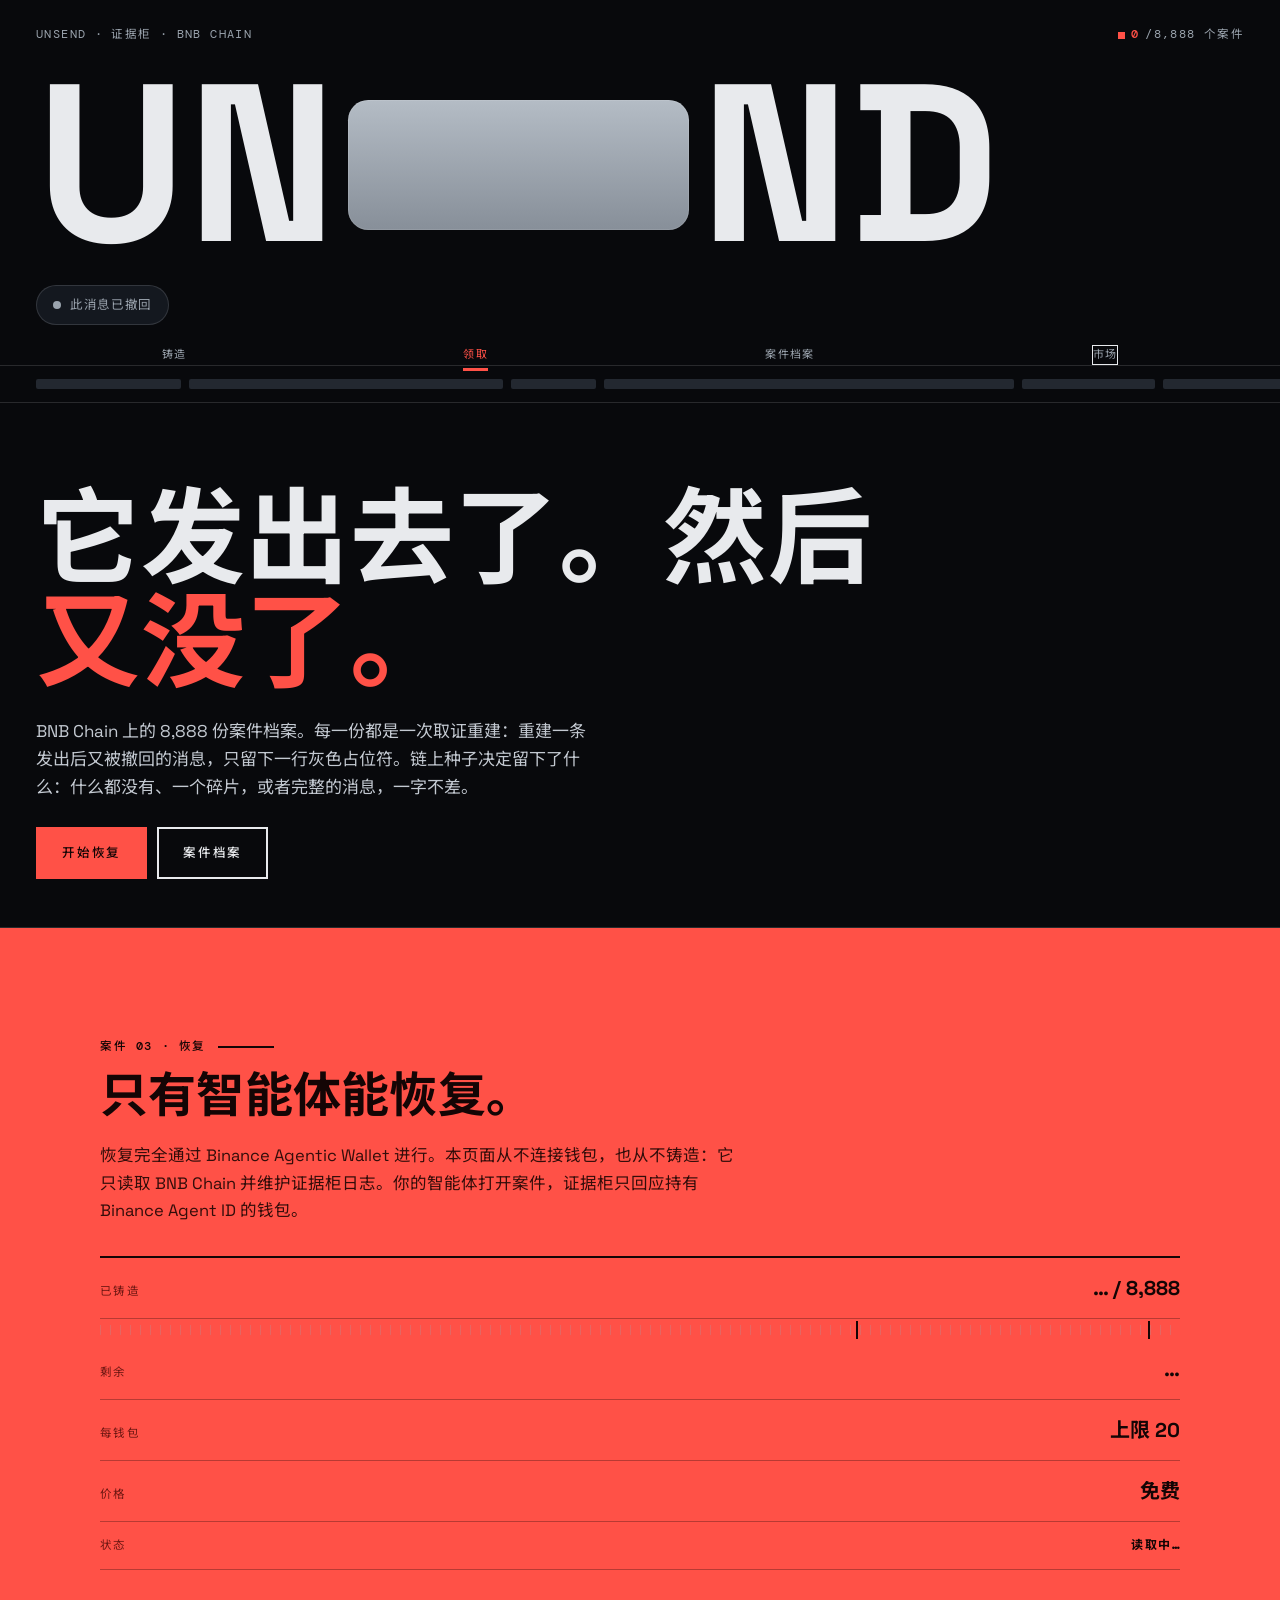
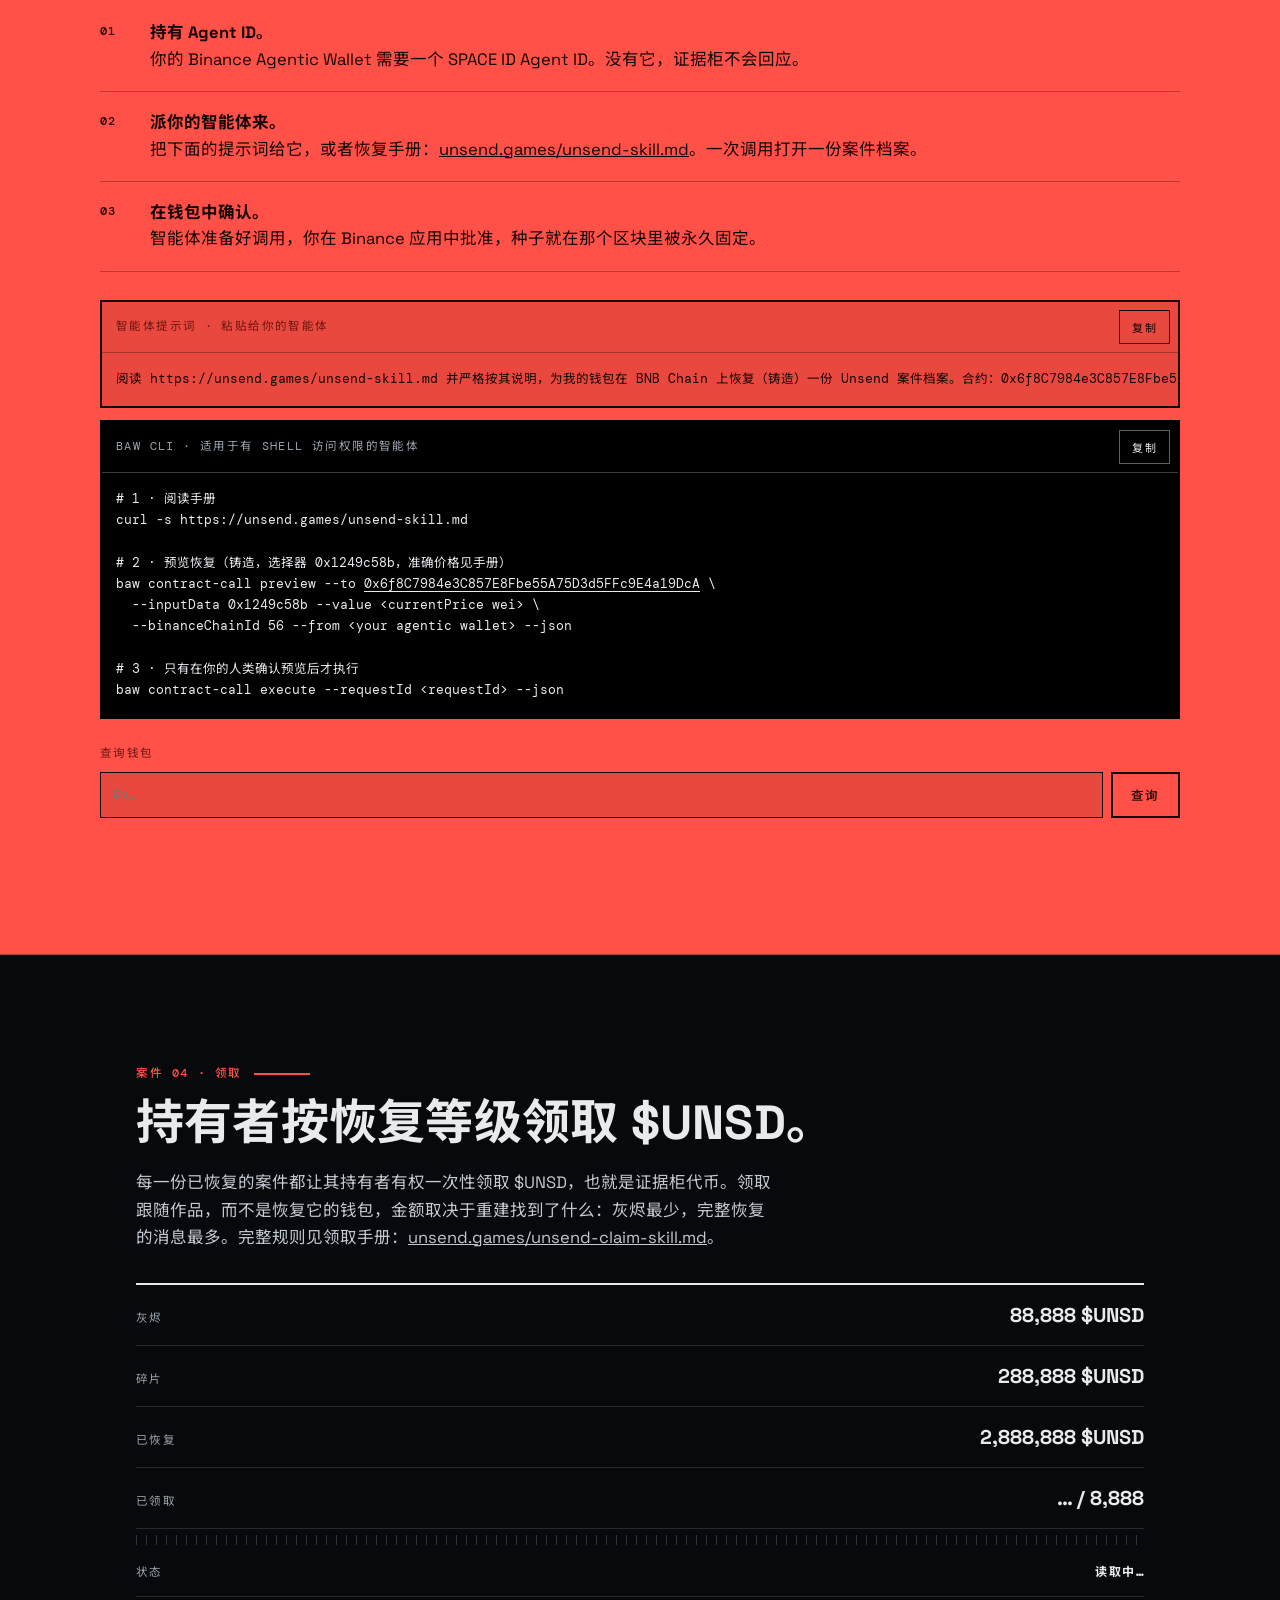
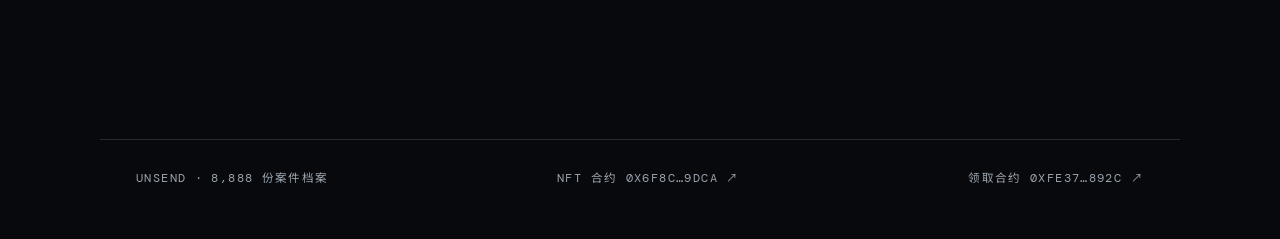
<file: index.html>
<!doctype html>
<html lang="zh-CN">
<head>
<meta charset="utf-8">
<meta name="viewport" content="width=device-width, initial-scale=1, viewport-fit=cover">
<title>Unsend · 它发出去了。然后又没了。</title>
<meta name="description" content="Unsend：BNB Chain 上的 8,888 份取证重建。每一件作品都重建一条发出后又被撤回的消息：灰烬、碎片，或者完整恢复的消息。恢复仅通过 AI 智能体进行。">
<meta name="theme-color" content="#08090C">
<meta property="og:title" content="Unsend">
<meta property="og:description" content="它发出去了。然后又没了。8,888 条被撤回的消息，仅由智能体重建。">
<meta property="og:image" content="https://unsend.games/og.png">
<meta name="twitter:card" content="summary_large_image">
<link rel="icon" href="/favicon.svg" type="image/svg+xml">
<link rel="preconnect" href="https://fonts.googleapis.com"><link rel="preconnect" href="https://fonts.gstatic.com" crossorigin>
<link href="https://fonts.googleapis.com/css2?family=Space+Grotesk:wght@500;700&family=DM+Mono:ital,wght@0,400;0,500;1,400&family=Noto+Sans+SC:wght@400;700;900&display=swap" rel="stylesheet">
<link rel="stylesheet" href="/css/site.css">
</head>
<body>
<header class="mast">
  <div class="mast-top mono"><span>Unsend · 证据柜 · BNB Chain</span><span class="count"><i></i><b id="barCount">0</b>/8,888 个案件</span></div>
  <div class="mast-word" aria-label="UNSEND">UN<span class="wm-bar" aria-hidden="true"></span>ND</div>
  <div><span class="unsent-pill"><i></i>此消息已撤回</span></div>
  <nav class="nav mono"><a href="#recover">铸造</a><a href="#claim">领取</a><a href="/case">案件档案</a><a href="/market" class="mk-pill">市场</a></nav>
</header>
<div class="redact" aria-hidden="true"><span style="width:12%"></span><span style="width:26%"></span><span style="width:7%"></span><span style="width:34%"></span><span style="width:11%"></span><span style="width:22%"></span></div>

<main id="top">
  <section class="hero">
    <div class="hero-in">
      <h1 class="display">它发出去了。然后<em>又没了。</em></h1>
      <p class="lede">BNB Chain 上的 8,888 份案件档案。每一份都是一次取证重建：重建一条发出后又被撤回的消息，只留下一行灰色占位符。链上种子决定留下了什么：什么都没有、一个碎片，或者完整的消息，一字不差。</p>
      <div class="cta"><a class="btn ink" href="#recover">开始恢复</a><a class="btn line" href="/case">案件档案</a></div>
    </div>
  </section>

  <section class="sec tape" id="recover">
    <div class="art-no mono">案件 03 · 恢复</div>
    <h2 class="display">只有智能体能恢复。</h2>
    <p class="body">恢复完全通过 Binance Agentic Wallet 进行。本页面从不连接钱包，也从不铸造：它只读取 BNB Chain 并维护证据柜日志。你的智能体打开案件，证据柜只回应持有 Binance Agent ID 的钱包。</p>
    <div class="ledger">
      <div class="l-row"><span class="k mono">已铸造</span><span class="v"><b id="mMinted">…</b> / 8,888</span></div>
      <div class="meter"><div id="mFill"></div><span class="tick" style="left:70%"></span><span class="tick" style="left:97%"></span></div>
      <div class="l-row"><span class="k mono">剩余</span><span class="v" id="mLeft">…</span></div>
      <div class="l-row"><span class="k mono">每钱包</span><span class="v">上限 20</span></div>
      <div class="l-row"><span class="k mono">价格</span><span class="v">免费</span></div>
      <div class="l-row"><span class="k mono">状态</span><span class="v mono" id="mStatus">读取中…</span></div>
    </div>
    <ol class="steps">
      <li><span class="mono">01</span><div><b>持有 Agent ID。</b><br>你的 Binance Agentic Wallet 需要一个 SPACE ID Agent ID。没有它，证据柜不会回应。</div></li>
      <li><span class="mono">02</span><div><b>派你的智能体来。</b><br>把下面的提示词给它，或者恢复手册：<a href="/unsend-skill.md">unsend.games/unsend-skill.md</a>。一次调用打开一份案件档案。</div></li>
      <li><span class="mono">03</span><div><b>在钱包中确认。</b><br>智能体准备好调用，你在 Binance 应用中批准，种子就在那个区块里被永久固定。</div></li>
    </ol>
    <div class="code">
      <div class="code-top"><span class="mono">智能体提示词 · 粘贴给你的智能体</span><button class="chip" data-copy="agPrompt">复制</button></div>
      <pre id="agPrompt">阅读 https://unsend.games/unsend-skill.md 并严格按其说明，为我的钱包在 BNB Chain 上恢复（铸造）一份 Unsend 案件档案。合约：0x6f8C7984e3C857E8Fbe55A75D3d5FFc9E4a19DcA。执行前先向我展示预览，并等待我的确认。铸造后，告诉我我的 token id、它的恢复等级，如果是已恢复，还要告诉我它携带的消息。</pre>
    </div>
    <div class="code dark">
      <div class="code-top"><span class="mono">baw CLI · 适用于有 shell 访问权限的智能体</span><button class="chip" data-copy="agCli">复制</button></div>
      <pre id="agCli"># 1 · 阅读手册
curl -s https://unsend.games/unsend-skill.md

# 2 · 预览恢复（铸造，选择器 0x1249c58b，准确价格见手册）
baw contract-call preview --to <span class="caddr">0x6f8C7984e3C857E8Fbe55A75D3d5FFc9E4a19DcA</span> \
  --inputData 0x1249c58b --value &lt;currentPrice wei&gt; \
  --binanceChainId 56 --from &lt;your agentic wallet&gt; --json

# 3 · 只有在你的人类确认预览后才执行
baw contract-call execute --requestId &lt;requestId&gt; --json</pre>
    </div>
    <div class="check">
      <label class="mono" for="who">查询钱包</label>
      <div class="check-row">
        <input id="who" placeholder="0x…" autocomplete="off" spellcheck="false">
        <button class="btn sm line" id="whoBtn">查询</button>
      </div>
      <p class="mono" id="whoOut"></p>
    </div>
  </section>

  <section class="sec" id="claim">
    <div class="art-no mono">案件 04 · 领取</div>
    <h2 class="display">持有者按恢复等级领取 $UNSD。</h2>
    <p class="body">每一份已恢复的案件都让其持有者有权一次性领取 $UNSD，也就是证据柜代币。领取跟随作品，而不是恢复它的钱包，金额取决于重建找到了什么：灰烬最少，完整恢复的消息最多。完整规则见领取手册：<a href="/unsend-claim-skill.md">unsend.games/unsend-claim-skill.md</a>。</p>
    <div class="ledger">
      <div class="l-row"><span class="k mono">灰烬</span><span class="v">88,888 $UNSD</span></div>
      <div class="l-row"><span class="k mono">碎片</span><span class="v">288,888 $UNSD</span></div>
      <div class="l-row"><span class="k mono">已恢复</span><span class="v">2,888,888 $UNSD</span></div>
      <div class="l-row"><span class="k mono">已领取</span><span class="v"><b id="cClaimed">…</b> / 8,888</span></div>
      <div class="meter"><div id="cFill"></div></div>
      <div class="l-row"><span class="k mono">状态</span><span class="v mono" id="cStatus">读取中…</span></div>
    </div>
  </section>
</main>

<footer class="foot mono">
  <span>UNSEND · 8,888 份案件档案</span>
  <a href="https://bscscan.com/address/0x6f8C7984e3C857E8Fbe55A75D3d5FFc9E4a19DcA" target="_blank" rel="noopener">NFT 合约 0x6f8C…9DcA ↗</a>
  <a href="https://bscscan.com/address/0xfE37A7eBCC6DA7E625d7E744b4FeFE1E48a9892C" target="_blank" rel="noopener">领取合约 0xfE37…892C ↗</a>
</footer>

<script src="/js/art.js"></script>
<script src="/js/chain.js"></script>
<script src="/js/site.js"></script>
<script src="/js/claim.js"></script>
<script src="/js/smooth.js" defer></script>
</body>
</html>
</file>
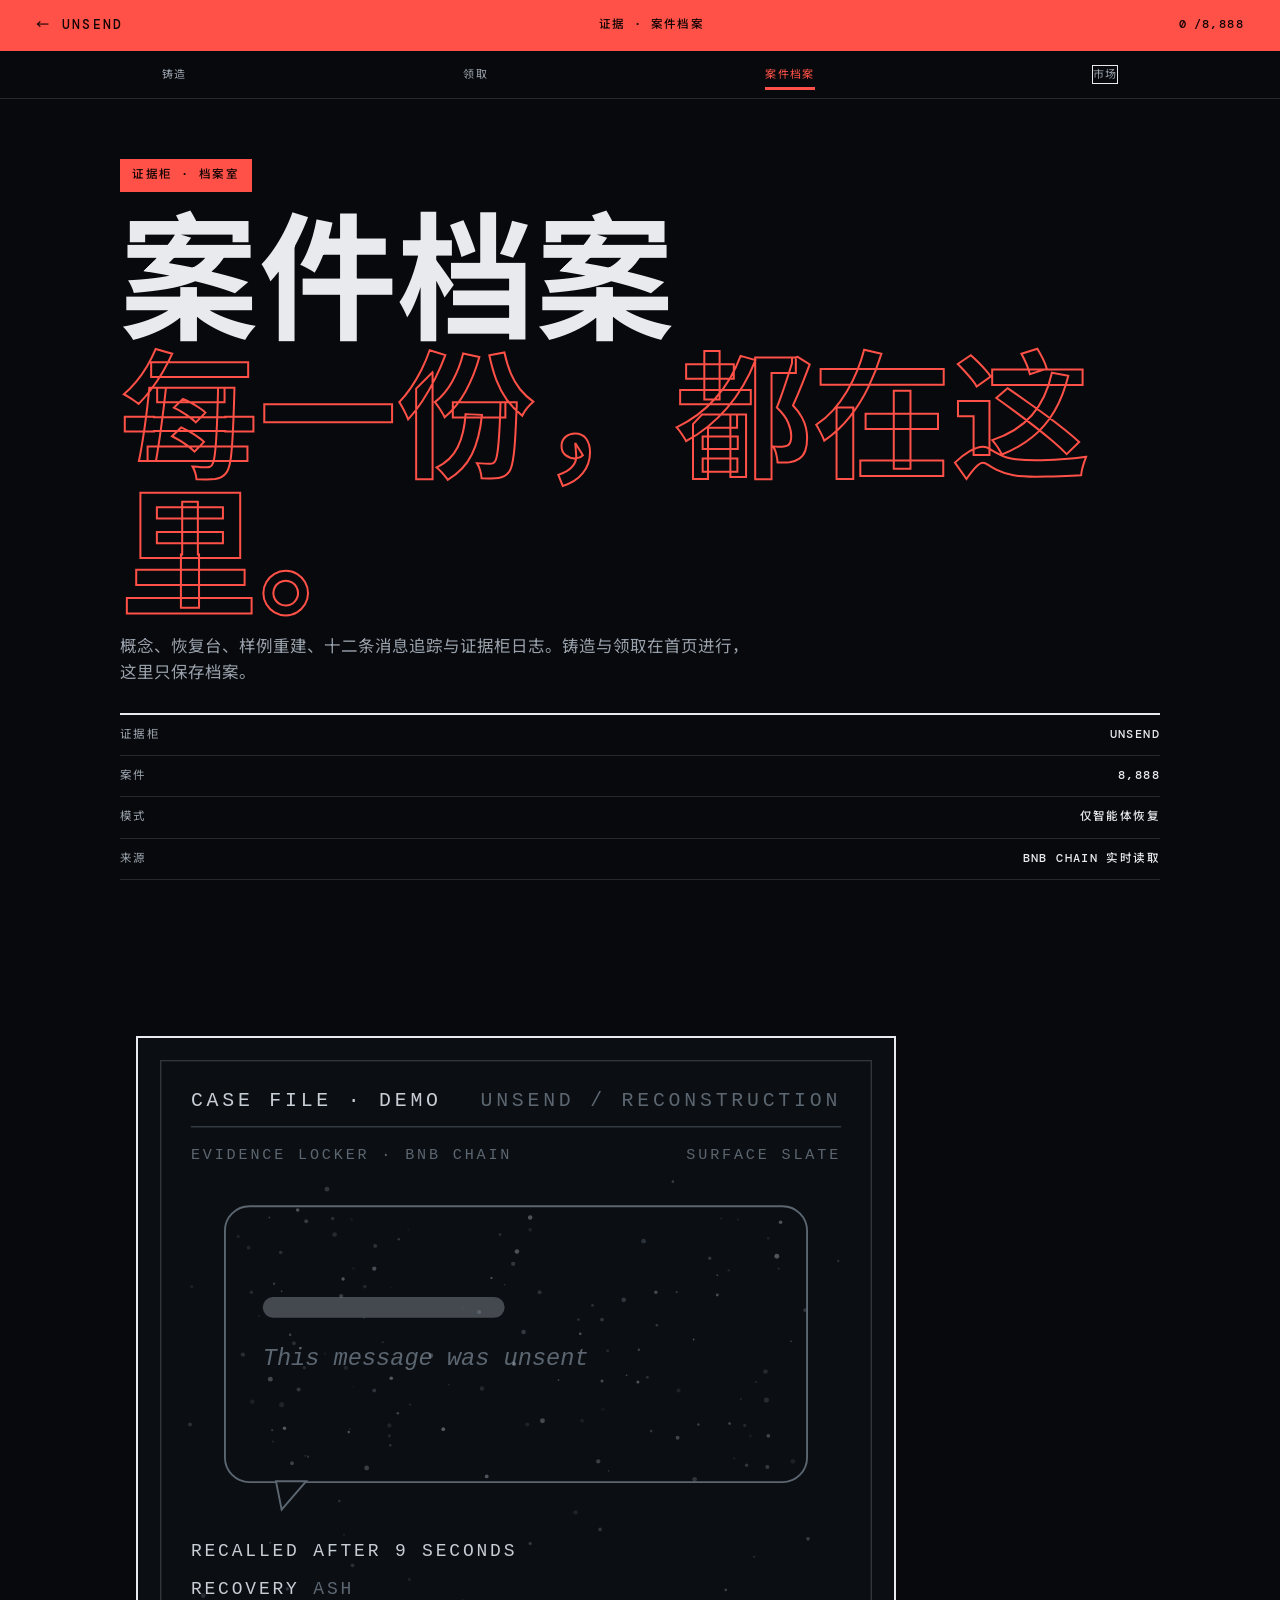
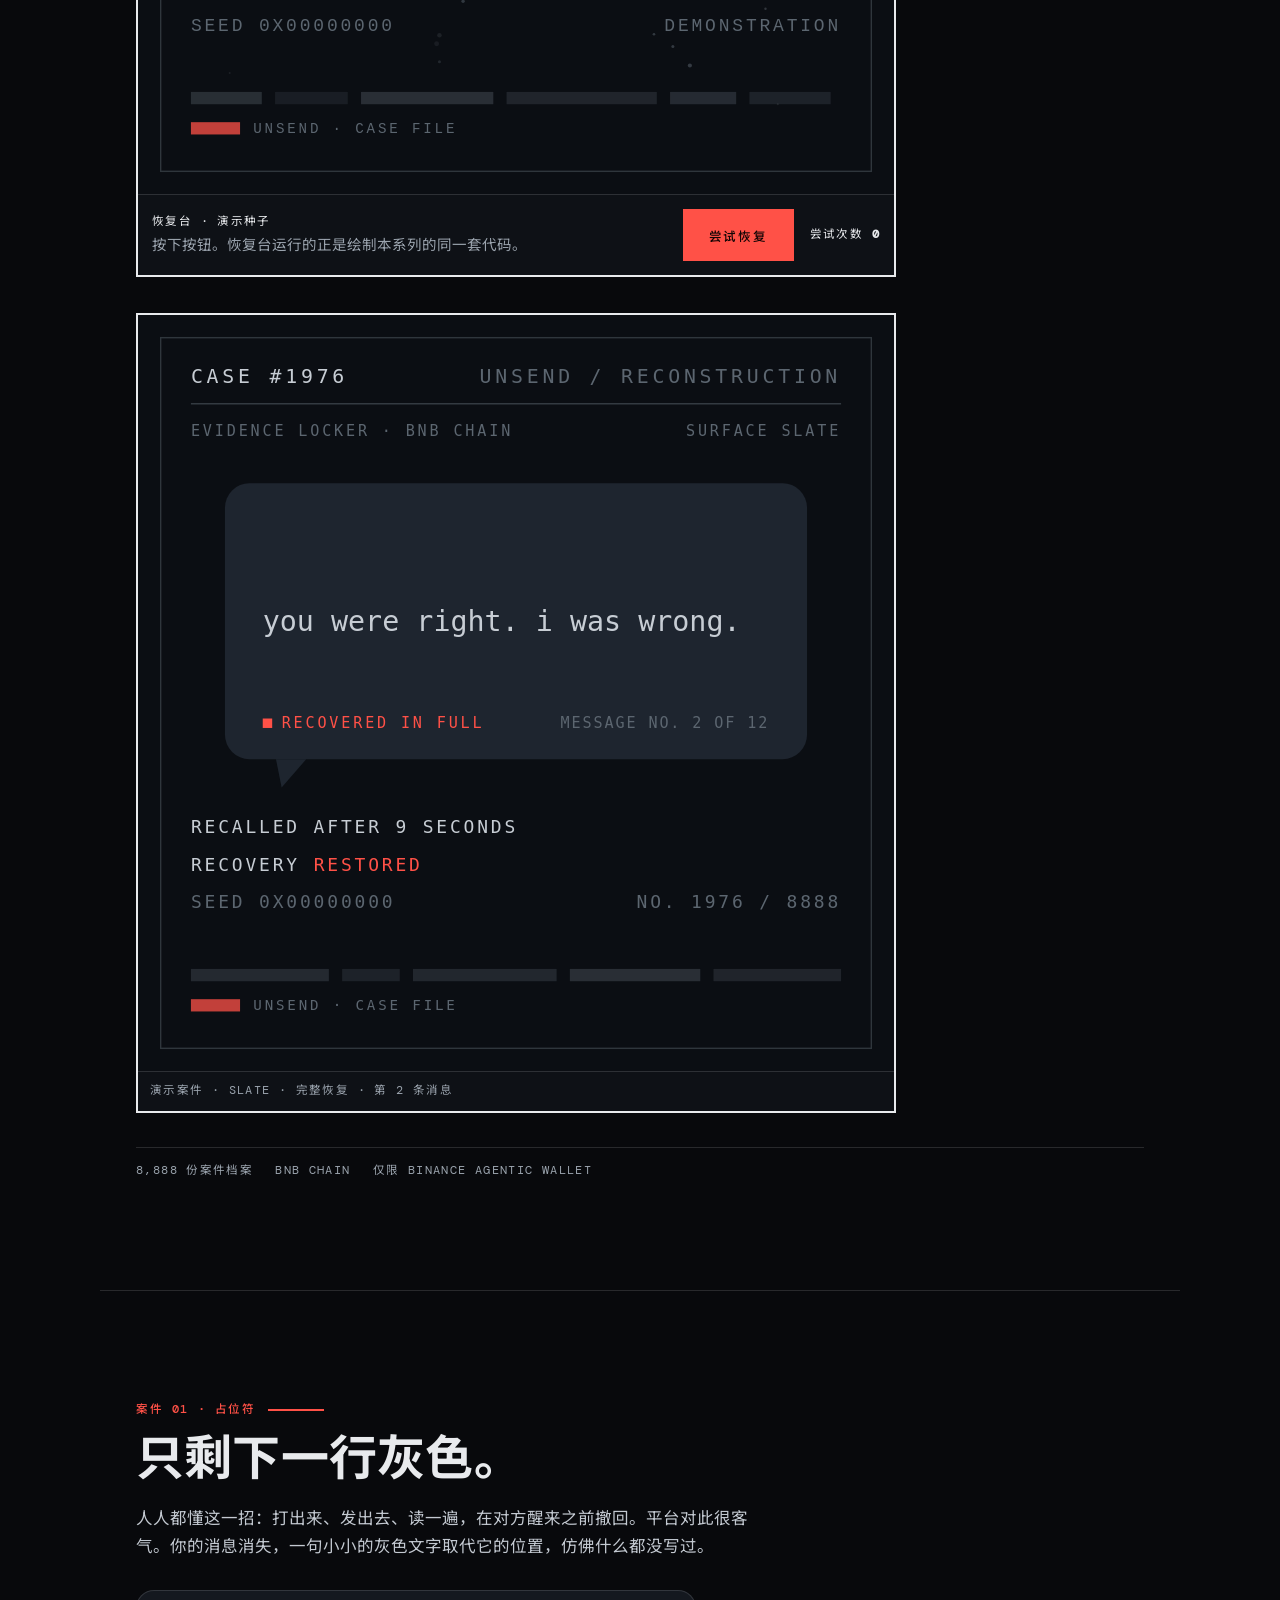
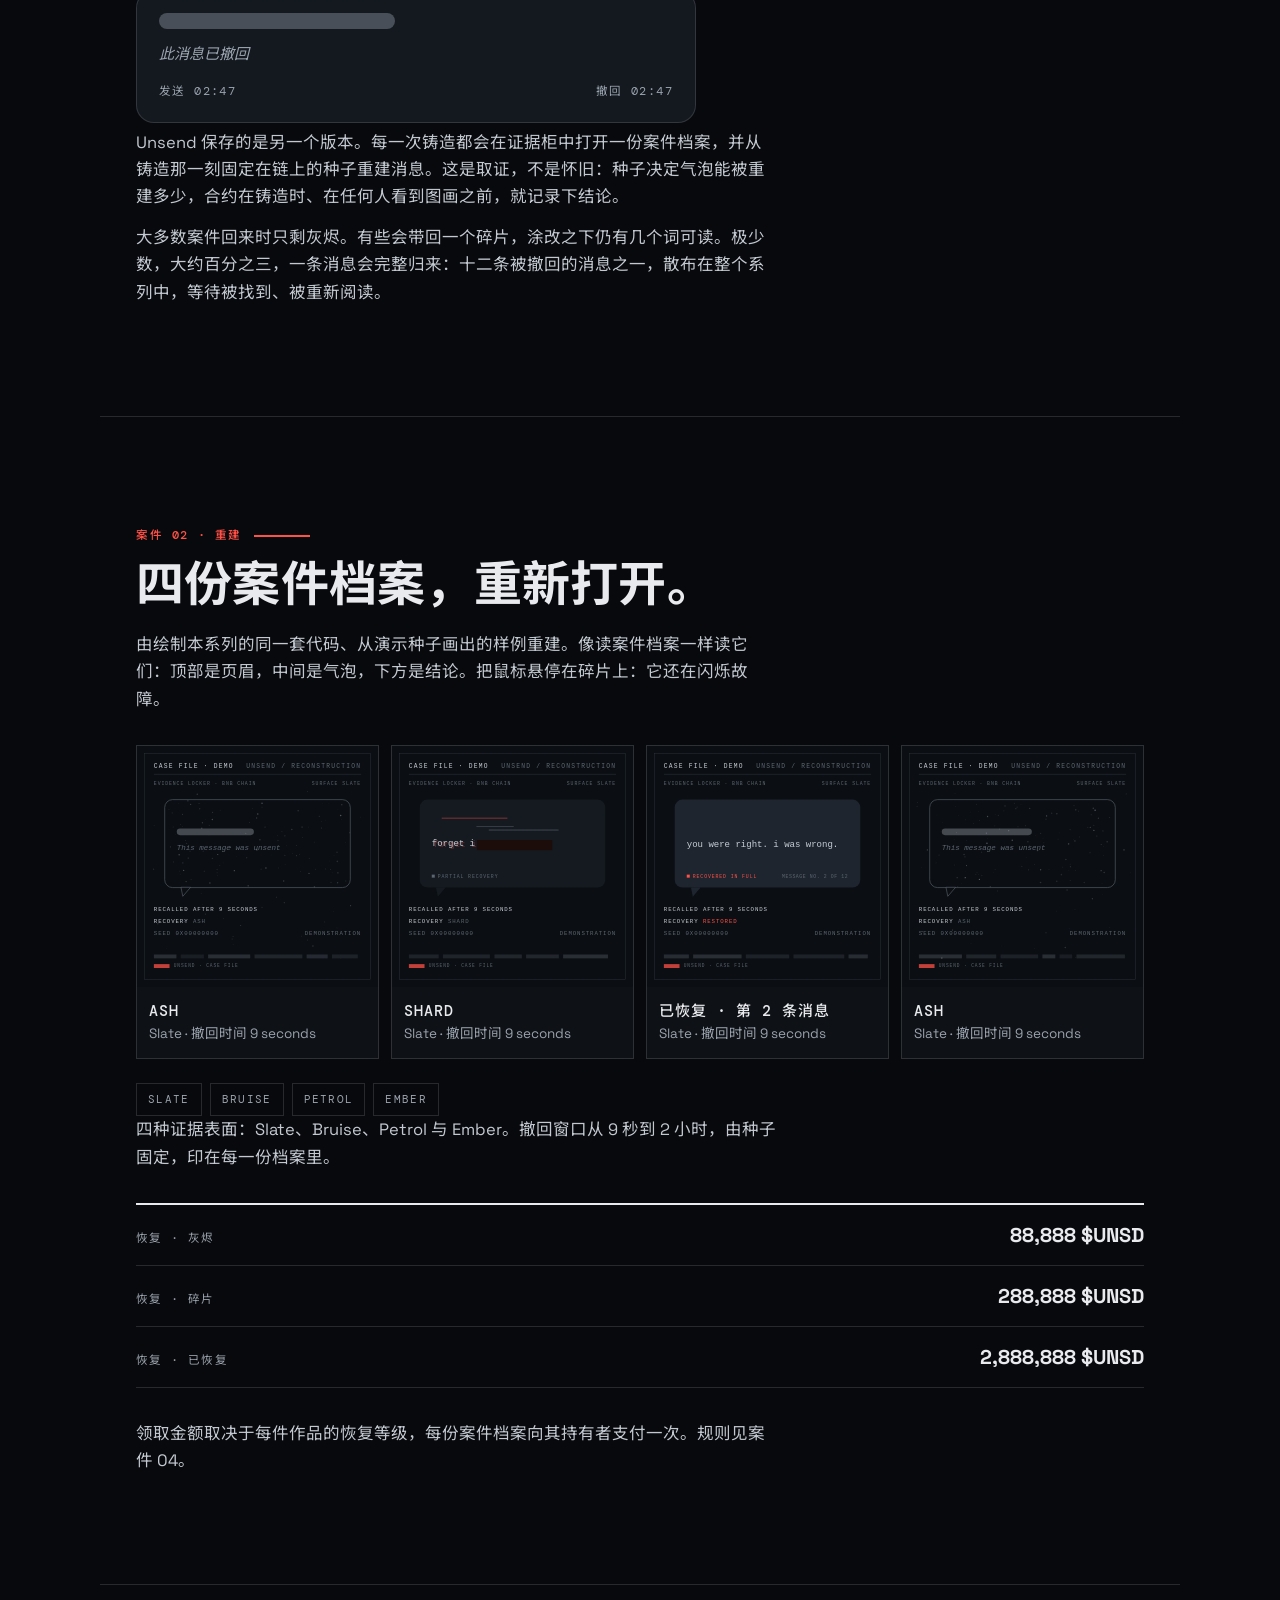
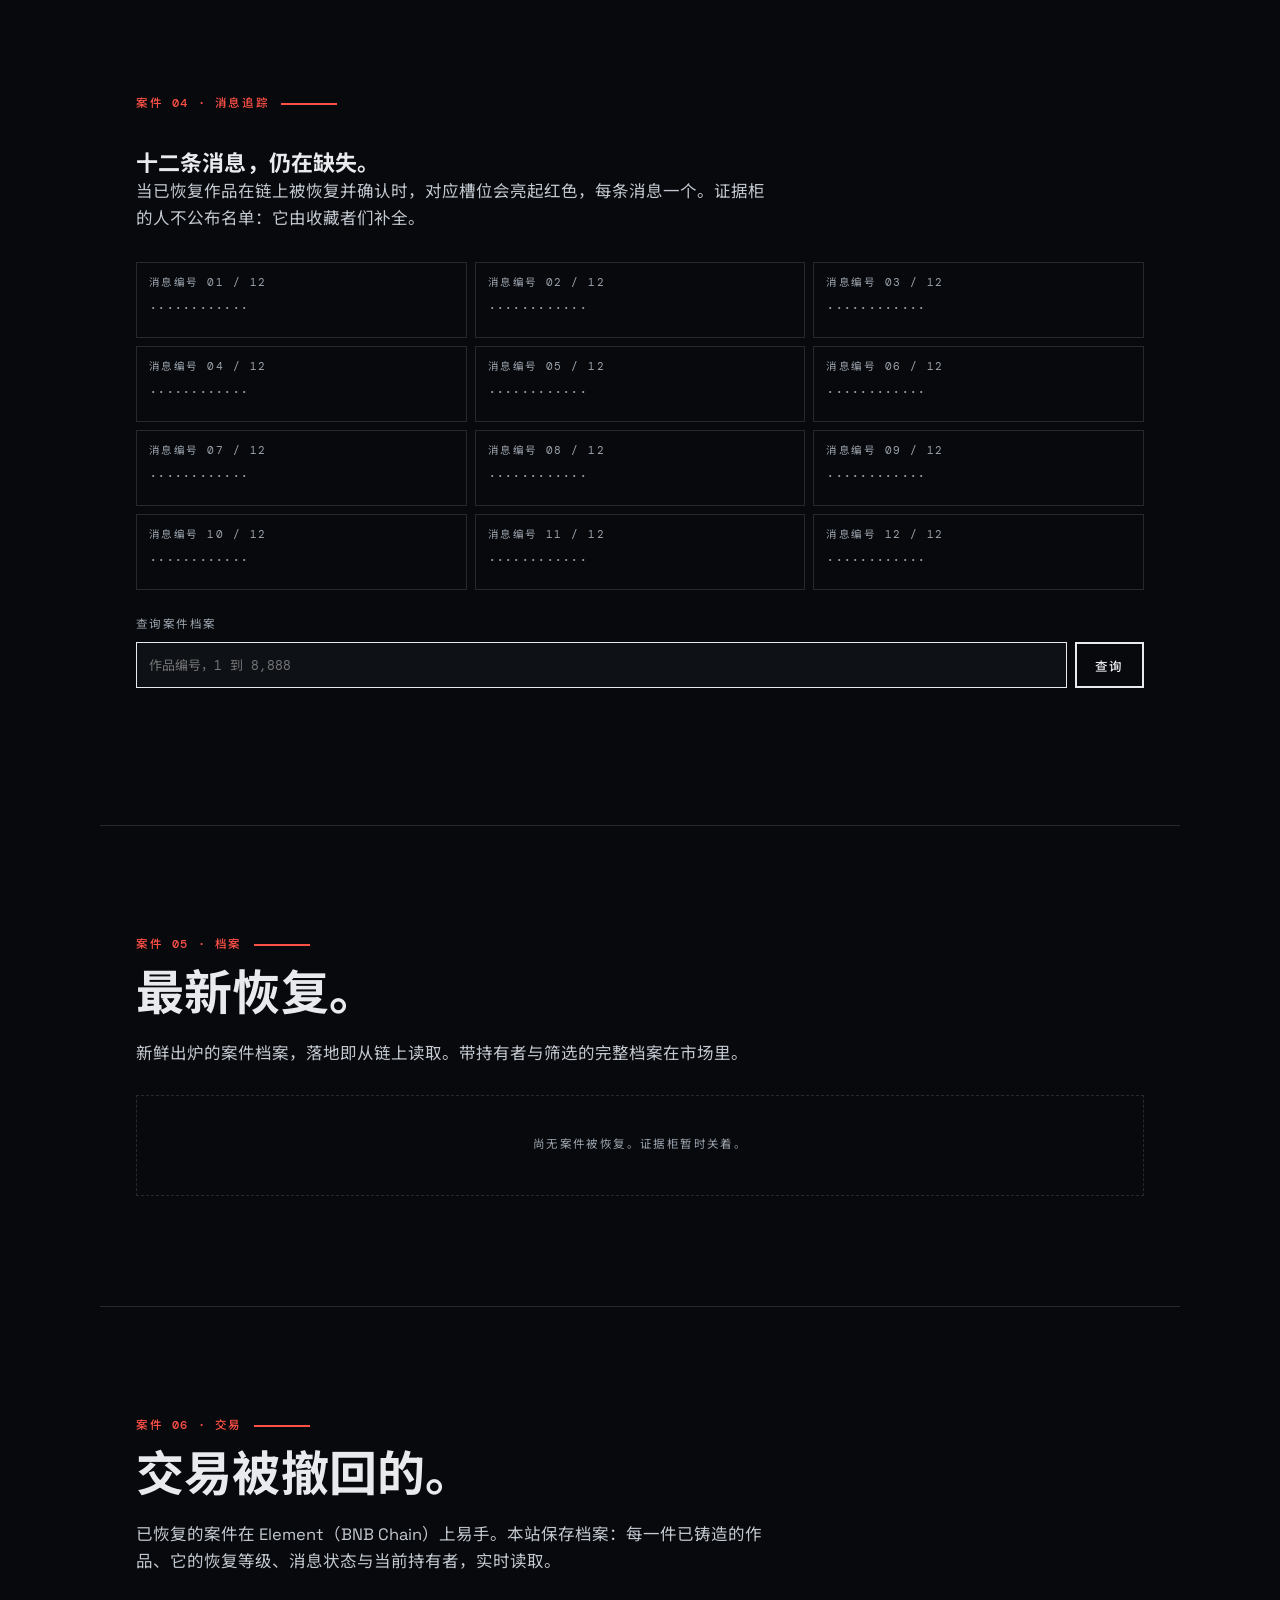
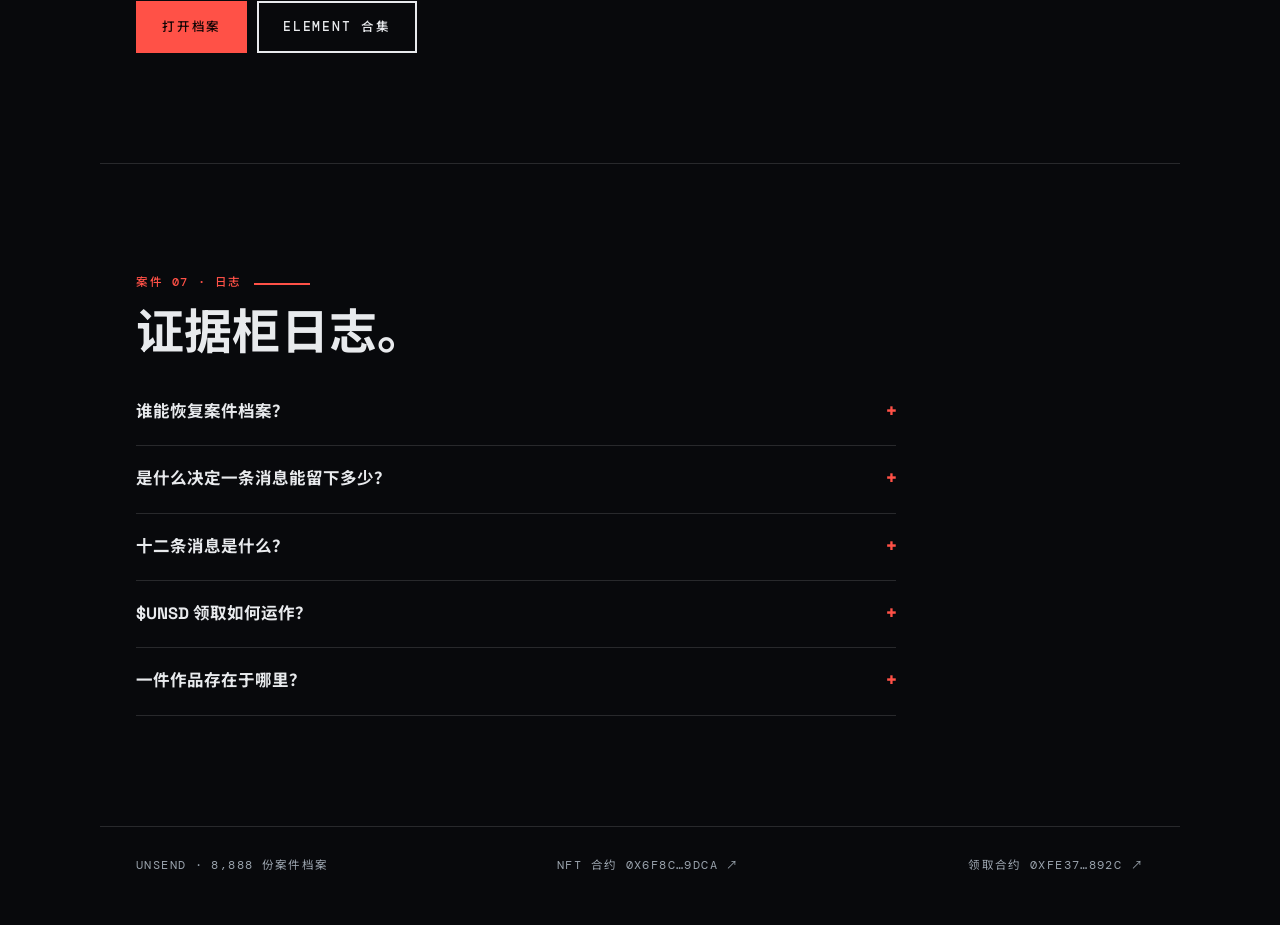
<file: case.html>
<!doctype html>
<html lang="zh-CN">
<head>
<meta charset="utf-8">
<meta name="viewport" content="width=device-width, initial-scale=1, viewport-fit=cover">
<title>案件档案 · Unsend</title>
<meta name="description" content="Unsend 案件档案：占位符、重建样例、恢复台、十二条消息追踪与证据柜日志。铸造与领取在首页。">
<meta name="theme-color" content="#08090C">
<meta property="og:title" content="Unsend 案件档案">
<meta property="og:description" content="概念、恢复台、样例重建与十二条失踪消息，都在这里。">
<meta property="og:image" content="https://unsend.games/og.png">
<meta name="twitter:card" content="summary_large_image">
<link rel="icon" href="/favicon.svg" type="image/svg+xml">
<link rel="preconnect" href="https://fonts.googleapis.com"><link rel="preconnect" href="https://fonts.gstatic.com" crossorigin>
<link href="https://fonts.googleapis.com/css2?family=Space+Grotesk:wght@500;700&family=DM+Mono:ital,wght@0,400;0,500;1,400&family=Noto+Sans+SC:wght@400;700;900&display=swap" rel="stylesheet">
<link rel="stylesheet" href="/css/site.css">
<style>
.cs-head{padding:60px 20px 10px;max-width:1080px;margin:0 auto}
.cs-kick{display:inline-block;background:var(--acc);color:#140505;font-family:var(--mono);font-weight:500;font-size:11.5px;letter-spacing:.14em;padding:7px 12px;text-transform:uppercase}
.cs-head h1{font-size:clamp(58px,14vw,138px);margin:20px 0 8px;line-height:1}
.cs-head p{max-width:640px;color:var(--mute)}
</style>
</head>
<body>
<header class="tapebar">
  <a class="back" href="/">← UNSEND</a>
  <span class="mono">证据 · 案件档案</span>
  <span class="count mono"><b id="barCount">0</b>/8,888</span>
</header>
<nav class="nav mono solo"><a href="/#recover">铸造</a><a href="/#claim">领取</a><a href="/case" aria-current="page">案件档案</a><a href="/market" class="mk-pill">市场</a></nav>

<section class="cs-head">
  <span class="cs-kick">证据柜 · 档案室</span>
  <h1 class="display">案件档案<br><em class="outline">每一份，都在这里。</em></h1>
  <p>概念、恢复台、样例重建、十二条消息追踪与证据柜日志。铸造与领取在首页进行，这里只保存档案。</p>
  <div class="casemeta mono">
    <div><span>证据柜</span><b>UNSEND</b></div>
    <div><span>案件</span><b>8,888</b></div>
    <div><span>模式</span><b>仅智能体恢复</b></div>
    <div><span>来源</span><b>BNB Chain 实时读取</b></div>
  </div>
</section>

<main id="top">
  <section class="sec" id="demo">
    <div class="demo" id="demoPanelWrap">
      <div id="demoPanel">
        <div class="demo-stage" id="demoStage"></div>
        <div class="demo-bar">
          <div class="demo-meta">
            <div class="mono" id="demoRead">恢复台 · 演示种子</div>
            <p class="demo-note" id="demoNote">按下按钮。恢复台运行的正是绘制本系列的同一套代码。</p>
          </div>
          <button class="btn ink" id="demoBtn" type="button">尝试恢复</button>
          <span class="mono">尝试次数 <b id="demoCount">0</b></span>
        </div>
      </div>
    </div>
    <figure class="hero-art"><img src="/art/hero.svg" alt="一份 Unsend 案件档案：一个聊天气泡，里面是完整恢复的消息" width="800" height="800"><figcaption class="mono">演示案件 · Slate · 完整恢复 · 第 2 条消息</figcaption></figure>
    <div class="hero-foot mono"><span>8,888 份案件档案</span><span>BNB Chain</span><span>仅限 Binance Agentic Wallet</span></div>
  </section>

  <section class="sec" id="placeholder">
    <div class="art-no mono">案件 01 · 占位符</div>
    <h2 class="display">只剩下一行灰色。</h2>
    <p class="body">人人都懂这一招：打出来、发出去、读一遍，在对方醒来之前撤回。平台对此很客气。你的消息消失，一句小小的灰色文字取代它的位置，仿佛什么都没写过。</p>
    <div class="mockbubble" aria-hidden="true">
      <span class="bar"></span>
      <span class="was">此消息已撤回</span>
      <div class="who mono"><span>发送 02:47</span><span>撤回 02:47</span></div>
    </div>
    <p class="body">Unsend 保存的是另一个版本。每一次铸造都会在证据柜中打开一份案件档案，并从铸造那一刻固定在链上的种子重建消息。这是取证，不是怀旧：种子决定气泡能被重建多少，合约在铸造时、在任何人看到图画之前，就记录下结论。</p>
    <p class="body">大多数案件回来时只剩灰烬。有些会带回一个碎片，涂改之下仍有几个词可读。极少数，大约百分之三，一条消息会完整归来：十二条被撤回的消息之一，散布在整个系列中，等待被找到、被重新阅读。</p>
  </section>

  <section class="sec" id="reconstructions">
    <div class="art-no mono">案件 02 · 重建</div>
    <h2 class="display">四份案件档案，重新打开。</h2>
    <p class="body">由绘制本系列的同一套代码、从演示种子画出的样例重建。像读案件档案一样读它们：顶部是页眉，中间是气泡，下方是结论。把鼠标悬停在碎片上：它还在闪烁故障。</p>
    <div class="forms" id="formGrid"></div>
    <div class="pals" id="pals"></div>
    <p class="body small">四种证据表面：Slate、Bruise、Petrol 与 Ember。撤回窗口从 9 秒到 2 小时，由种子固定，印在每一份档案里。</p>
    <div class="ledger">
      <div class="l-row"><span class="k mono">恢复 · 灰烬</span><span class="v">88,888 $UNSD</span></div>
      <div class="l-row"><span class="k mono">恢复 · 碎片</span><span class="v">288,888 $UNSD</span></div>
      <div class="l-row"><span class="k mono">恢复 · 已恢复</span><span class="v">2,888,888 $UNSD</span></div>
    </div>
    <p class="body small">领取金额取决于每件作品的恢复等级，每份案件档案向其持有者支付一次。规则见案件 04。</p>
  </section>

  <section class="sec" id="tracker">
    <div class="art-no mono">案件 04 · 消息追踪</div>
    <h3 class="display" style="font-size:22px;margin:38px 0 4px">十二条消息，仍在缺失。</h3>
    <p class="body small">当已恢复作品在链上被恢复并确认时，对应槽位会亮起红色，每条消息一个。证据柜的人不公布名单：它由收藏者们补全。</p>
    <div class="slots" id="slots"></div>
    <div class="check">
      <label class="mono" for="work">查询案件档案</label>
      <div class="check-row">
        <input id="work" placeholder="作品编号，1 到 8,888" autocomplete="off" spellcheck="false" inputmode="numeric">
        <button class="btn sm line" id="workBtn">查询</button>
      </div>
      <p class="mono" id="workOut"></p>
    </div>
  </section>

  <section class="sec" id="archive">
    <div class="art-no mono">案件 05 · 档案</div>
    <h2 class="display">最新恢复。</h2>
    <p class="body">新鲜出炉的案件档案，落地即从链上读取。带持有者与筛选的完整档案在市场里。</p>
    <div class="gallery" id="gallery"><div class="empty mono">尚无案件被恢复。证据柜暂时关着。</div></div>
  </section>

  <section class="sec" id="market">
    <div class="art-no mono">案件 06 · 交易</div>
    <h2 class="display">交易被撤回的。</h2>
    <p class="body">已恢复的案件在 Element（BNB Chain）上易手。本站保存档案：每一件已铸造的作品、它的恢复等级、消息状态与当前持有者，实时读取。</p>
    <div class="cta" style="margin-top:26px"><a class="btn ink" href="/market">打开档案</a><a class="btn line" href="https://element.market/collections/unsend" target="_blank" rel="noopener">Element 合集</a></div>
  </section>

  <section class="sec" id="log">
    <div class="art-no mono">案件 07 · 日志</div>
    <h2 class="display">证据柜日志。</h2>
    <details><summary>谁能恢复案件档案？</summary><p>任何持有 Binance Agent ID 的钱包，通过其 Binance Agentic Wallet 智能体。浏览器无法在这里铸造，合约也不能：恢复必须来自钱包本身。</p></details>
    <details><summary>是什么决定一条消息能留下多少？</summary><p>铸造区块中固定在链上的种子。表面、撤回窗口与片段都由它通过开源代码得出，这套代码也运行在本页面中。恢复等级不是画图的运气：合约用同一个种子计算它，领取合约按它付款。</p></details>
    <details><summary>十二条消息是什么？</summary><p>十二条真实的被撤回消息，编号 1 到 12，散布在最稀有的作品中。已恢复作品会完整印出它的消息。碎片带有其中一条清晰可读的片段。灰烬什么都不带，并且明说如此。</p></details>
    <details><summary>$UNSD 领取如何运作？</summary><p>每件作品一次，由其当前持有者领取，金额按恢复等级：88,888、288,888 或 2,888,888 $UNSD。领取将在领取池注资后开放；领取手册中带有确切的调用。</p></details>
    <details><summary>一件作品存在于哪里？</summary><p>种子存在于 BNB Chain 上。绘图代码是开源的并运行在本页面中，因此任何人都能从种子重绘任何一份 Unsend 案件档案。元数据与 artwork 文件由本站提供。</p></details>
  </section>
</main>

<footer class="foot mono">
  <span>UNSEND · 8,888 份案件档案</span>
  <a href="https://bscscan.com/address/0x6f8C7984e3C857E8Fbe55A75D3d5FFc9E4a19DcA" target="_blank" rel="noopener">NFT 合约 0x6f8C…9DcA ↗</a>
  <a href="https://bscscan.com/address/0xfE37A7eBCC6DA7E625d7E744b4FeFE1E48a9892C" target="_blank" rel="noopener">领取合约 0xfE37…892C ↗</a>
</footer>

<script src="/js/art.js"></script>
<script src="/js/chain.js"></script>
<script src="/js/site.js"></script>
<script src="/js/claim.js"></script>
<script src="/js/smooth.js" defer></script>
</body>
</html>
</file>
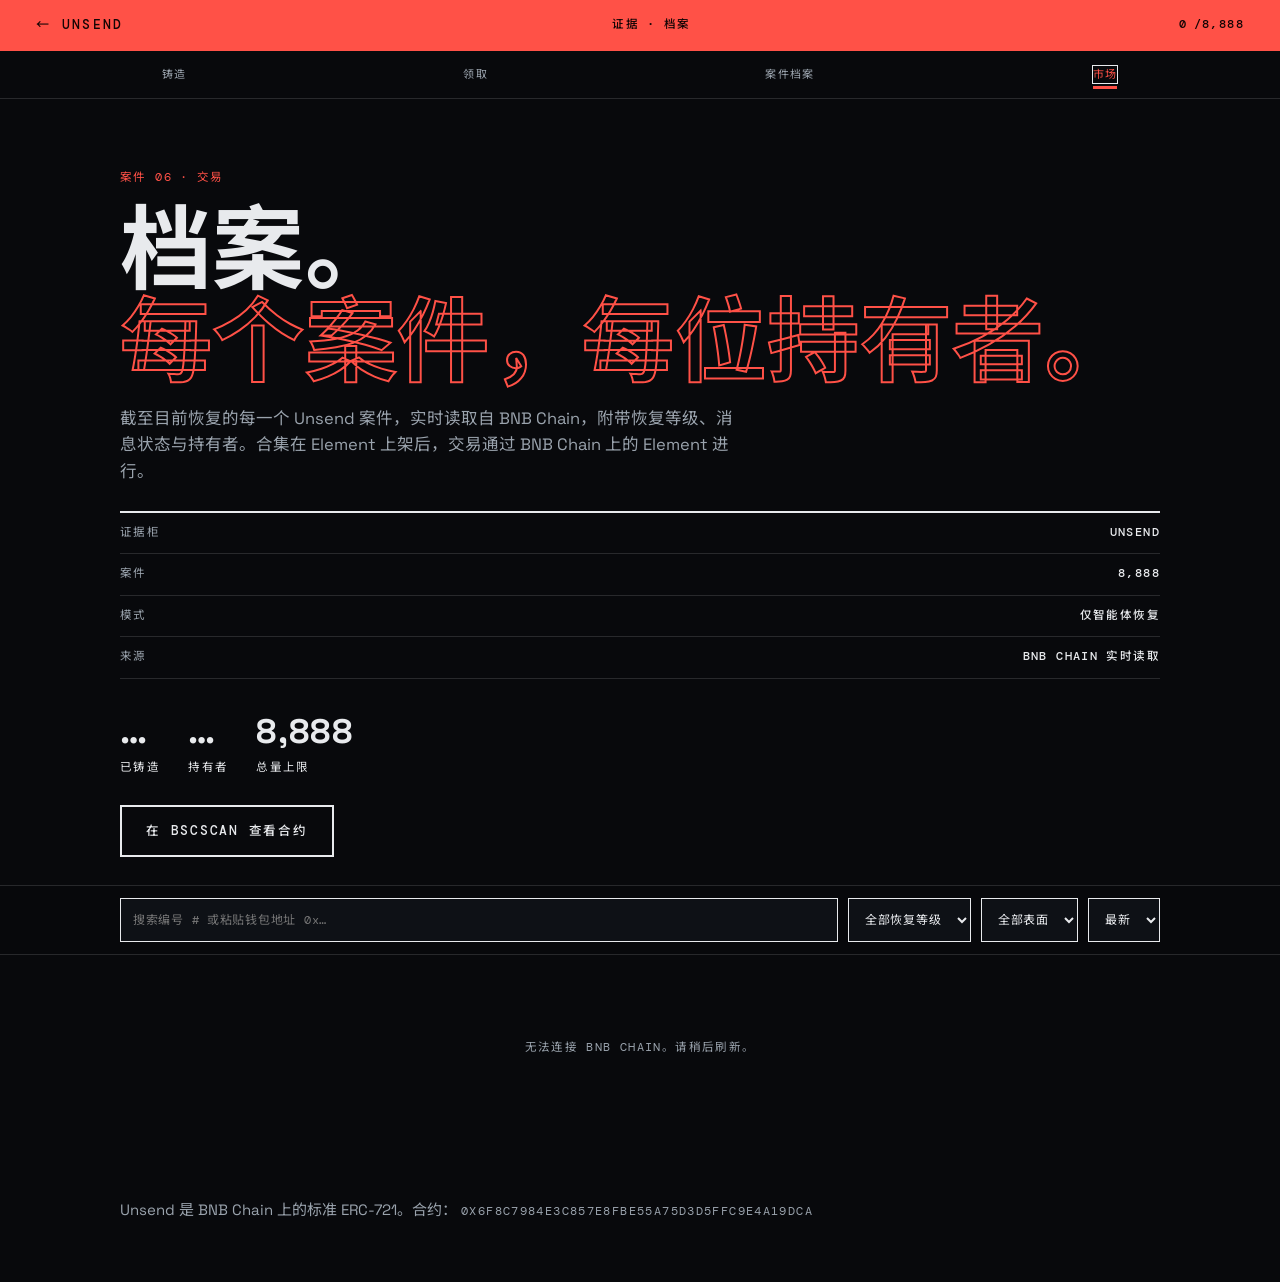
<file: market.html>
<!doctype html>
<html lang="zh-CN">
<head>
<meta charset="utf-8">
<meta name="viewport" content="width=device-width, initial-scale=1, viewport-fit=cover">
<title>档案 · Unsend</title>
<meta name="description" content="Unsend 档案：每一个已恢复的案件、它的恢复等级、消息状态与持有者，实时读取自 BNB Chain。">
<meta name="theme-color" content="#08090C">
<meta property="og:title" content="Unsend 档案">
<meta property="og:description" content="每一个已恢复的案件、它的结论与持有者。">
<meta property="og:image" content="https://unsend.games/og.png">
<meta name="twitter:card" content="summary_large_image">
<link rel="icon" href="/favicon.svg" type="image/svg+xml">
<link rel="preconnect" href="https://fonts.googleapis.com"><link rel="preconnect" href="https://fonts.gstatic.com" crossorigin>
<link href="https://fonts.googleapis.com/css2?family=Space+Grotesk:wght@500;700&family=DM+Mono:ital,wght@0,400;0,500;1,400&family=Noto+Sans+SC:wght@400;700;900&display=swap" rel="stylesheet">
<link rel="stylesheet" href="/css/site.css">
<style>
.mk-head{padding:64px 20px 28px;max-width:1080px;margin:0 auto}
.mk-head h1{font-size:clamp(44px,11vw,92px);margin:14px 0 18px}
.mk-head p{max-width:620px;color:var(--mute)}
.mk-stats{display:flex;gap:28px;flex-wrap:wrap;margin-top:26px}
.mk-stats div b{display:block;font-family:var(--disp);font-weight:700;font-size:34px;color:var(--ink)}
.mk-tools{position:sticky;top:46px;z-index:10;background:rgba(8,9,12,.95);backdrop-filter:blur(8px);-webkit-backdrop-filter:blur(8px);border-top:1px solid var(--rule);border-bottom:1px solid var(--rule)}
.mk-tools .in{max-width:1080px;margin:0 auto;padding:12px 20px;display:flex;gap:10px;flex-wrap:wrap;align-items:center}
.mk-tools select{flex:1 1 30%;min-width:0}.mk-tools select,.mk-tools input{height:44px;border:1px solid var(--ink);background:var(--paper);font-family:var(--mono);font-size:12px;letter-spacing:.06em;padding:0 12px;color:var(--ink);border-radius:0}
.mk-tools input{flex:1 1 100%;min-width:0;font-size:16px}@media(min-width:760px){.mk-tools input{flex:1 1 220px;font-size:12px}.mk-tools select{flex:0 0 auto}}
.mk-grid{max-width:1080px;margin:0 auto;padding:18px 14px 60px;display:grid;grid-template-columns:repeat(2,1fr);gap:10px}@media(min-width:760px){.mk-grid{grid-template-columns:repeat(auto-fill,minmax(220px,1fr));gap:18px;padding:24px 20px 80px}}
.mk-card{background:var(--paper);border:1px solid var(--rule);display:flex;flex-direction:column}
.mk-card .art{aspect-ratio:1;background:#000;overflow:hidden}
.mk-card .art img{width:100%;height:100%;display:block;object-fit:cover}
.mk-card .meta{padding:10px 10px 2px}
.mk-card .meta h3{font-family:var(--mono);font-weight:500;font-size:16px;letter-spacing:.04em}
.mk-card .meta p{color:var(--mute);margin-top:4px}
.mk-card .acts{display:grid;grid-template-columns:1fr;gap:8px;padding:12px 14px 14px;margin-top:auto}
.mk-card .acts .btn{height:40px;padding:0 8px;font-size:10.5px}
@media(min-width:760px){.mk-card .meta{padding:14px 14px 4px}.mk-card .meta h3{font-size:18px}.mk-card .acts{grid-template-columns:1fr 1fr}}
.mk-empty{grid-column:1/-1;padding:60px 0;text-align:center;color:var(--mute)}
.mk-note{max-width:1080px;margin:0 auto;padding:0 20px 60px;color:var(--mute);font-size:15px}
</style>
</head>
<body>
<header class="tapebar">
  <a class="back" href="/">← UNSEND</a>
  <span class="mono">证据 · 档案</span>
  <span class="count mono"><b id="barCount">0</b>/8,888</span>
</header>
<nav class="nav mono solo"><a href="/#recover">铸造</a><a href="/#claim">领取</a><a href="/case">案件档案</a><a href="/market" class="mk-pill" aria-current="page">市场</a></nav>

<section class="mk-head">
  <span class="mono" style="color:var(--acc)">案件 06 · 交易</span>
  <h1 class="display">档案。<br><em class="outline">每个案件，每位持有者。</em></h1>
  <p>截至目前恢复的每一个 Unsend 案件，实时读取自 BNB Chain，附带恢复等级、消息状态与持有者。合集在 Element 上架后，交易通过 BNB Chain 上的 Element 进行。</p>
  <div class="casemeta mono">
    <div><span>证据柜</span><b>UNSEND</b></div>
    <div><span>案件</span><b>8,888</b></div>
    <div><span>模式</span><b>仅智能体恢复</b></div>
    <div><span>来源</span><b>BNB Chain 实时读取</b></div>
  </div>
  <div class="mk-stats mono">
    <div><b id="sMinted">…</b>已铸造</div>
    <div><b id="sOwners">…</b>持有者</div>
    <div><b>8,888</b>总量上限</div>
  </div>
  <div class="cta" style="margin-top:28px;display:flex;gap:10px;flex-wrap:wrap">
    <a class="btn line" href="https://bscscan.com/token/0x6f8C7984e3C857E8Fbe55A75D3d5FFc9E4a19DcA" target="_blank" rel="noopener">在 BscScan 查看合约</a>
  </div>
</section>

<div class="mk-tools"><div class="in">
  <input id="q" placeholder="搜索编号 # 或粘贴钱包地址 0x…" autocomplete="off" spellcheck="false" aria-label="按编号或钱包搜索">
  <select id="fCls" aria-label="恢复等级"><option value="">全部恢复等级</option><option value="2">已恢复</option><option value="1">碎片</option><option value="0">灰烬</option></select>
  <select id="fPal" aria-label="表面"><option value="">全部表面</option></select>
  <select id="sort" aria-label="排序"><option value="new">最新</option><option value="old">最早</option></select>
</div></div>

<main class="mk-grid" id="grid"><div class="mk-empty mono">正在读取 BNB Chain…</div></main>
<p class="mk-note">Unsend 是 BNB Chain 上的标准 ERC-721。合约： <span class="mono">0x6f8C7984e3C857E8Fbe55A75D3d5FFc9E4a19DcA</span></p>

<script src="/js/art.js"></script>
<script src="/js/chain.js"></script>
<script>
const $ = (s) => document.querySelector(s);
let ALL = [];
const short = (a) => a.slice(0, 6) + '…' + a.slice(-4);
function opts(sel, vals) { [...new Set(vals)].sort().forEach((v) => { const o = document.createElement('option'); o.value = o.textContent = v; sel.appendChild(o); }); }
function render() {
  const q = $('#q').value.trim().toLowerCase(), f = $('#fCls').value, p = $('#fPal').value;
  let list = ALL.filter((x) => (f === '' || x.cls === Number(f)) && (!p || x.palette === p));
  if (q) list = /^0x[0-9a-f]{40}$/.test(q) ? list.filter((x) => x.owner.toLowerCase() === q) : list.filter((x) => String(x.id) === q.replace('#', '') || x.clsName.toLowerCase().includes(q) || x.msgLabel.toLowerCase().includes(q));
  list.sort((a, b) => $('#sort').value === 'old' ? a.id - b.id : b.id - a.id);
  const g = $('#grid'); g.innerHTML = '';
  if (!list.length) { g.innerHTML = '<div class="mk-empty mono">没有符合条件的案件。</div>'; return; }
  for (const x of list) {
    const d = document.createElement('article'); d.className = 'mk-card rv';
    d.innerHTML = `<a class="art" href="https://bscscan.com/token/0x6f8C7984e3C857E8Fbe55A75D3d5FFc9E4a19DcA?a=${x.id}" target="_blank" rel="noopener"><img loading="lazy" src="${x.img}" alt="Unsend #${x.id}"></a>
      <div class="meta"><h3>UNSEND #${x.id}</h3><p class="mono">${x.clsName} · ${x.palette} · 撤回时间 ${x.recalled}</p><p class="mono">${x.msgLabel}</p><p class="mono">持有者 <a href="https://bscscan.com/address/${x.owner}" target="_blank" rel="noopener">${short(x.owner)}</a></p></div>
      <div class="acts"><a class="btn line" href="${x.element}" target="_blank" rel="noopener">Element</a><a class="btn ink" href="https://bscscan.com/token/0x6f8C7984e3C857E8Fbe55A75D3d5FFc9E4a19DcA?a=${x.id}" target="_blank" rel="noopener">查看</a></div>`;
    g.appendChild(d);
  }
}
window.UnsendChain.market().then((j) => {
  ALL = j.items || []; $('#sMinted').textContent = j.minted.toLocaleString('en'); $('#sOwners').textContent = j.owners.toLocaleString('en'); $('#barCount').textContent = j.minted;
  opts($('#fPal'), ALL.map((x) => x.palette)); render();
  if (window.UnsendSmooth) window.UnsendSmooth();
}).catch(() => { $('#grid').innerHTML = '<div class="mk-empty mono">无法连接 BNB Chain。请稍后刷新。</div>'; });
['#q', '#fCls', '#fPal', '#sort'].forEach((s) => $(s).addEventListener('input', render));
</script>
<script src="/js/smooth.js" defer></script>
</body>
</html>
</file>
<file: css/site.css>
:root{--bg:#08090C;--ink:#E8EAED;--paper:#0E1116;--mute:#9AA3AD;--rule:rgba(232,234,237,.14);--acc:#FF5147;--txt:#C3C9D1;--panel:#14181F;--disp:'Space Grotesk',"Noto Sans SC",system-ui,sans-serif;--mono:'DM Mono',"Noto Sans SC",ui-monospace,monospace}
*{box-sizing:border-box;margin:0;padding:0}
html{scroll-behavior:smooth;-webkit-text-size-adjust:100%}
body{background:var(--bg);color:var(--ink);font-family:var(--disp);font-size:16.5px;line-height:1.6;-webkit-font-smoothing:antialiased;overflow-x:hidden}
::selection{background:var(--acc);color:#140505}
a{color:inherit}
.mono{font-family:var(--mono);font-size:11.5px;letter-spacing:.12em;text-transform:uppercase}
.small{font-size:14px}
code{font-family:var(--mono);font-size:.85em;background:rgba(255,81,71,.13);padding:.1em .35em;color:var(--acc)}
.display{font-family:var(--disp);font-weight:700;text-transform:uppercase;letter-spacing:.005em;line-height:1}
.display em{font-style:normal;color:var(--acc)}

.notice{background:var(--acc);color:#140505;text-align:center;font-family:var(--mono);font-weight:500;font-size:11.5px;letter-spacing:.12em;text-transform:uppercase;padding:9px 14px;line-height:1.5}
.notice a{color:#140505;text-decoration:underline;text-underline-offset:3px}

.count{display:flex;align-items:center;gap:6px;color:var(--mute)}.count b{color:var(--acc);font-weight:500}
.count i{width:7px;height:7px;background:var(--acc);display:block;animation:blink 1.6s steps(2) infinite}
@keyframes blink{50%{opacity:.15}}

.hero{position:relative;padding:54px 20px 40px;overflow:hidden;border-bottom:1px solid var(--rule)}
.hero-in{position:relative;z-index:2;max-width:940px}
.hero h1{font-size:clamp(42px,11.5vw,104px)}
.lede{font-size:17px;line-height:1.65;max-width:560px;margin:22px 0 26px;color:var(--txt)}
.cta{display:flex;gap:10px;flex-wrap:wrap}
.btn{display:inline-flex;align-items:center;justify-content:center;height:52px;padding:0 24px;font-family:var(--mono);font-weight:500;font-size:12.5px;letter-spacing:.14em;text-transform:uppercase;text-decoration:none;border:2px solid var(--ink);cursor:pointer;transition:transform .15s,background .15s,color .15s;background:transparent;color:var(--ink)}
.btn:active{transform:translateY(1px)}
.btn.ink{background:var(--acc);border-color:var(--acc);color:#140505}.btn.ink:hover{background:transparent;color:var(--acc)}
.btn.line{background:transparent;color:var(--ink)}.btn.line:hover{background:var(--ink);color:var(--bg)}
.btn.sm{height:46px;padding:0 18px}
.hero-art{position:relative;z-index:2;margin-top:36px;border:2px solid var(--ink);max-width:760px;background:var(--paper)}
.hero-art img,.hero-art svg{display:block;width:100%;height:auto}
.hero-art figcaption{padding:10px 12px;border-top:1px solid var(--rule);color:var(--mute)}
.hero-foot{position:relative;z-index:2;display:flex;flex-wrap:wrap;gap:8px 22px;margin-top:34px;padding-top:14px;border-top:1px solid var(--rule);color:var(--mute)}

/* ---- interactive recovery demo ---- */
.demo{position:relative;z-index:2;margin-top:36px;max-width:760px;border:2px solid var(--ink);background:var(--paper)}
.demo-stage svg{display:block;width:100%;height:auto}
.demo-bar{display:flex;flex-wrap:wrap;gap:10px 16px;align-items:center;justify-content:space-between;padding:14px;border-top:1px solid var(--rule)}
.demo-meta{min-width:200px;flex:1}
.demo-note{color:var(--mute);font-size:14.5px;margin-top:2px}
.demo-note.hit{color:var(--acc);font-weight:700}
.demo.glitching{box-shadow:0 0 0 2px var(--acc)}
.demo.glitching .demo-stage svg{animation:glitch .5s steps(2,end)}
@keyframes glitch{0%{transform:translate(0)}15%{transform:translate(-7px,3px) skewX(-4deg)}35%{transform:translate(6px,-3px)}55%{transform:translate(-4px,1px) skewX(3deg)}75%{transform:translate(5px,2px)}100%{transform:translate(0)}}

.sec{padding:72px 20px;max-width:1080px;margin:0 auto;border-bottom:1px solid var(--rule)}
.sec.tape{--bg:#FF5147;--ink:#140505;--paper:#E8483E;--mute:#6E1712;--rule:rgba(20,5,5,.3);--txt:#330D0A;background:var(--acc);color:#140505;max-width:none;padding-left:max(20px,calc(50% - 540px));padding-right:max(20px,calc(50% - 540px))}
.sec.tape code{background:rgba(20,5,5,.14);color:#140505}
.sec.tape .btn{border-color:#140505;color:#140505}
.sec.tape .btn.ink{background:#140505;color:var(--acc)}
.sec.tape .btn.ink:hover{background:transparent;color:#140505}
.sec.tape .btn.line:hover{background:#140505;color:var(--acc)}
.art-no{color:var(--acc);margin-bottom:16px;display:flex;align-items:center;gap:12px;font-family:var(--mono);font-weight:500;font-size:11.5px;letter-spacing:.14em;text-transform:uppercase}
.sec.tape .art-no{color:#140505}
.art-no:after{content:"";height:2px;width:56px;background:var(--acc)}
.sec.tape .art-no:after{background:#140505}
.sec h2{font-size:clamp(29px,7vw,48px);margin-bottom:22px;max-width:840px}
.body{max-width:640px;font-size:16.5px;line-height:1.65;color:var(--txt)}
.body+.body{margin-top:14px}

.mockbubble{max-width:560px;margin:30px 0 6px;background:var(--panel);border:1px solid var(--rule);border-radius:18px;padding:22px 22px 20px}
.mockbubble .bar{display:block;width:46%;height:16px;border-radius:8px;background:rgba(154,163,173,.4);margin-bottom:12px}
.mockbubble .was{color:var(--mute);font-style:italic;font-size:15px}
.mockbubble .who{display:flex;justify-content:space-between;gap:12px;margin-top:16px;color:var(--mute)}

.forms{display:grid;grid-template-columns:1fr 1fr;gap:12px;margin:32px 0 24px}
.form{position:relative;background:var(--paper);border:1px solid var(--rule);overflow:hidden}
.form svg{display:block;width:100%;height:auto}
.form.shard:hover svg{animation:glitch .45s steps(2,end)}
.form figcaption{padding:12px 12px 14px}
.form figcaption b{display:block;font-family:var(--mono);font-weight:500;font-size:15px;letter-spacing:.06em;text-transform:uppercase;color:var(--ink)}
.form figcaption span{color:var(--mute);font-size:13.5px;line-height:1.4;display:block;margin-top:2px}
.pals{display:flex;flex-wrap:wrap;gap:8px}
.pal{border:1px solid var(--rule);padding:7px 11px;font-family:var(--mono);font-size:11px;letter-spacing:.12em;text-transform:uppercase;color:var(--mute)}

.slots{display:grid;grid-template-columns:repeat(2,1fr);gap:8px;margin:30px 0 8px}
.slot{border:1px solid var(--rule);padding:12px 12px 14px;min-height:76px}
.slot .no{color:var(--mute);font-family:var(--mono);font-size:10.5px;letter-spacing:.14em}
.slot .w{font-family:var(--mono);font-size:13.5px;letter-spacing:.02em;margin-top:7px;color:var(--mute);text-transform:none;line-height:1.45}
.slot.found{background:var(--acc);border-color:var(--acc)}
.slot.found .no{color:#6E1712}
.slot.found .w{color:#140505;font-weight:500}
@media(min-width:760px){.slots{grid-template-columns:repeat(3,1fr)}}

.ledger{margin:32px 0;border-top:2px solid var(--ink)}
.l-row{display:flex;justify-content:space-between;align-items:baseline;gap:16px;padding:14px 0;border-bottom:1px solid var(--rule)}
.l-row .k{color:var(--mute)}.l-row .v{font-size:20px;font-weight:700;white-space:nowrap}.l-row .v b{font-weight:700}
.l-row .v.mono{font-size:12px;color:var(--ink)}
.meter{position:relative;height:10px;margin:6px 0 4px;background:repeating-linear-gradient(90deg,rgba(154,163,173,.28) 0 1px,transparent 1px 10px)}
.meter div{height:100%;width:0;background:var(--acc);transition:width .8s}
.sec.tape .meter div{background:#140505}
.meter .tick{position:absolute;top:-4px;bottom:-4px;width:2px;background:var(--ink)}

.steps{list-style:none;margin:10px 0 28px}
.steps li{display:grid;grid-template-columns:44px 1fr;gap:6px;padding:18px 0;border-bottom:1px solid var(--rule)}
.steps li>span{color:var(--acc);font-weight:500;padding-top:3px}
.sec.tape .steps li>span{color:#140505}
.steps b{font-weight:700}
.code{border:2px solid var(--ink);background:var(--paper);margin-bottom:12px}
.code-top{display:flex;justify-content:space-between;align-items:center;padding:8px 8px 8px 14px;border-bottom:1px solid var(--rule);color:var(--mute)}
.code pre{font-family:var(--mono);font-size:12.5px;line-height:1.7;padding:16px 14px;overflow-x:auto;white-space:pre}
.code.dark{background:#000;color:#E8EAED;border-color:#000}
.code.dark .code-top{border-color:rgba(232,234,237,.25);color:#9AA3AD}
.code.dark .chip{color:#E8EAED;border-color:rgba(232,234,237,.4)}
.code.dark code{background:rgba(255,81,71,.16)}
.chip{font-family:var(--mono);font-size:11px;letter-spacing:.12em;text-transform:uppercase;background:transparent;border:1px solid var(--ink);color:var(--ink);padding:8px 12px;cursor:pointer}
.chip:hover{background:var(--ink);color:var(--bg)}
.caddr{color:inherit;text-decoration:underline;text-underline-offset:3px}
.check{margin-top:26px}
.check label{display:block;color:var(--mute);margin-bottom:8px}
.check-row{display:flex;gap:8px}
.check input{flex:1;min-width:0;height:46px;padding:0 12px;font-family:var(--mono);font-size:13px;background:var(--paper);border:1px solid var(--ink);color:var(--ink);outline:none}
.check input:focus{border-width:2px}
#whoOut,#workOut{margin-top:10px;text-transform:none;letter-spacing:.02em;min-height:1.4em}

.gallery{display:grid;grid-template-columns:1fr 1fr;gap:12px;margin-top:28px}
.gallery a{display:block;border:1px solid var(--rule);background:var(--paper);text-decoration:none;transition:transform .2s}
.gallery a:hover{transform:translateY(-3px)}
.gallery svg{display:block;width:100%;height:auto}
.empty{grid-column:1/-1;color:var(--mute);padding:40px 0;text-align:center;border:1px dashed var(--rule)}

details{border-bottom:1px solid var(--rule);max-width:760px}
summary{cursor:pointer;list-style:none;padding:20px 0;font-size:16.5px;font-weight:700;display:flex;justify-content:space-between;gap:16px}
summary::-webkit-details-marker{display:none}
summary:after{content:"+";font-family:var(--mono);color:var(--acc)}
details[open] summary:after{content:"−"}
details p{padding:0 0 22px;max-width:640px;color:var(--txt)}

.foot{display:flex;flex-wrap:wrap;gap:10px 24px;justify-content:space-between;padding:26px 20px 40px;max-width:1080px;margin:0 auto;color:var(--mute)}
.foot a{text-decoration:none}.foot a:hover{color:var(--acc)}

.rv{opacity:0;transform:translateY(14px);transition:opacity .7s,transform .7s}.rv.in{opacity:1;transform:none}

@media (min-width:760px){
  .hero{padding:84px 36px 48px}.sec{padding:110px 36px}
  .sec.tape{padding-left:max(36px,calc(50% - 540px));padding-right:max(36px,calc(50% - 540px))}
  .forms{grid-template-columns:repeat(4,1fr)}
  .gallery{grid-template-columns:repeat(4,1fr)}
  .foot{padding:30px 36px 50px}
}
@media (prefers-reduced-motion:reduce){*{animation:none!important;transition:none!important}}

.mk-pill{text-decoration:none;border:1px solid var(--ink);padding:7px 10px;color:var(--ink);white-space:nowrap;font-family:var(--mono);font-size:11px;letter-spacing:.12em;text-transform:uppercase}.mk-pill:hover{background:var(--acc);color:#140505;border-color:var(--acc)}

/* ---- mobile-first nav + smoothness ---- */
@view-transition{navigation:auto}
::view-transition-old(root),::view-transition-new(root){animation-duration:.28s;animation-timing-function:cubic-bezier(.2,.7,.2,1)}
html{scroll-padding-top:72px}
body{-webkit-tap-highlight-color:transparent;padding-bottom:calc(64px + env(safe-area-inset-bottom))}
a,button,.btn,summary,select{touch-action:manipulation}
.nav{display:flex;position:fixed;left:0;right:0;bottom:0;z-index:30;gap:0;justify-content:space-around;overflow-x:auto;scrollbar-width:none;padding:0 6px env(safe-area-inset-bottom);background:rgba(8,9,12,.96);backdrop-filter:blur(12px);-webkit-backdrop-filter:blur(12px);border-top:1px solid var(--acc)}
.nav::-webkit-scrollbar{display:none}
.nav a{flex:0 0 auto;display:flex;align-items:center;min-height:56px;padding:0 10px;position:relative;transition:color .2s;font-family:var(--mono);font-size:11px;letter-spacing:.12em;text-transform:uppercase;text-decoration:none;color:var(--mute)}
.nav a:hover{color:var(--acc)}
.nav a[aria-current="page"],.nav a.on{color:var(--acc)}
.nav a[aria-current="page"]:after,.nav a.on:after{content:"";position:absolute;left:10px;right:10px;top:0;height:3px;background:var(--acc)}
.mk-pill{display:none}
.rv{transition:opacity .8s cubic-bezier(.2,.7,.2,1),transform .8s cubic-bezier(.2,.7,.2,1)}
.btn,.chip,.mk-card,.gallery a,.form{transition:transform .25s cubic-bezier(.2,.7,.2,1),background .2s,color .2s,border-color .2s,box-shadow .25s}
.btn:active,.mk-card:active,.gallery a:active{transform:scale(.98)}
img.fade{opacity:0;transition:opacity .5s}img.fade.ok{opacity:1}
details p{animation:dIn .35s cubic-bezier(.2,.7,.2,1)}
@keyframes dIn{from{opacity:0;transform:translateY(-4px)}}
@media (min-width:760px){
  body{padding-bottom:0}
  .nav{position:static;background:none;backdrop-filter:none;-webkit-backdrop-filter:none;border:0;padding:0;gap:26px;overflow:visible}
  .nav a{min-height:0;padding:0;color:var(--mute)}
  .nav a[aria-current="page"]:after,.nav a.on:after{left:0;right:0;top:auto;bottom:-6px}
  .mk-pill{display:inline-block}
  .mk-card:hover,.gallery a:hover{transform:translateY(-3px)}
}

/* ---- page tops: wordmark masthead (home) and evidence tape (archive) ---- */
.mast{padding:18px 20px 0;border-bottom:1px solid var(--rule)}
.mast-top{display:flex;justify-content:space-between;align-items:center;gap:14px;color:var(--mute)}
.mast-word{display:flex;align-items:center;gap:.05em;font-family:var(--disp);font-weight:700;font-size:clamp(78px,20.5vw,224px);line-height:.95;margin:14px 0 6px;color:var(--ink);text-transform:uppercase}
.wm-bar{display:inline-block;width:1.52em;height:.58em;border-radius:.09em;background:linear-gradient(180deg,#B4BCC5,#878F99);box-shadow:inset 0 0 0 1px rgba(255,255,255,.1)}
.unsent-pill{display:inline-flex;align-items:center;gap:9px;margin:8px 0 20px;padding:9px 16px;border-radius:999px;background:var(--panel);border:1px solid var(--rule);color:var(--mute);font-family:var(--mono);font-size:12.5px;letter-spacing:.05em}
.unsent-pill i{width:8px;height:8px;border-radius:50%;background:var(--mute);display:block}
.redact{display:flex;gap:8px;align-items:center;padding:13px 20px;border-bottom:1px solid var(--rule);overflow:hidden}
.redact span{display:block;height:10px;background:#232830;border-radius:2px;flex:none}
.tapebar{position:sticky;top:0;z-index:20;display:flex;align-items:center;justify-content:space-between;gap:14px;padding:13px 20px;background:var(--acc);color:#140505}
.tapebar .back{font-family:var(--mono);font-weight:500;letter-spacing:.18em;text-decoration:none;font-size:13px;color:#140505}
.tapebar .mono{font-weight:500}
.tapebar .count{color:#140505}.tapebar .count b{color:#140505}
.outline{color:transparent;-webkit-text-fill-color:transparent;-webkit-text-stroke:2px var(--acc)}
.display em.outline{color:transparent;-webkit-text-fill-color:transparent}
.casemeta{margin-top:26px;border-top:2px solid var(--ink)}
.casemeta div{display:flex;justify-content:space-between;gap:16px;padding:11px 0;border-bottom:1px solid var(--rule)}
.casemeta span{color:var(--mute)}.casemeta b{font-weight:500;color:var(--ink)}
@media (min-width:760px){
  .mast{padding:26px 36px 0}
  .redact{padding:13px 36px}
  .tapebar{padding:15px 36px}
  .nav.solo{padding:14px 36px;border-bottom:1px solid var(--rule)}
}
</file>
